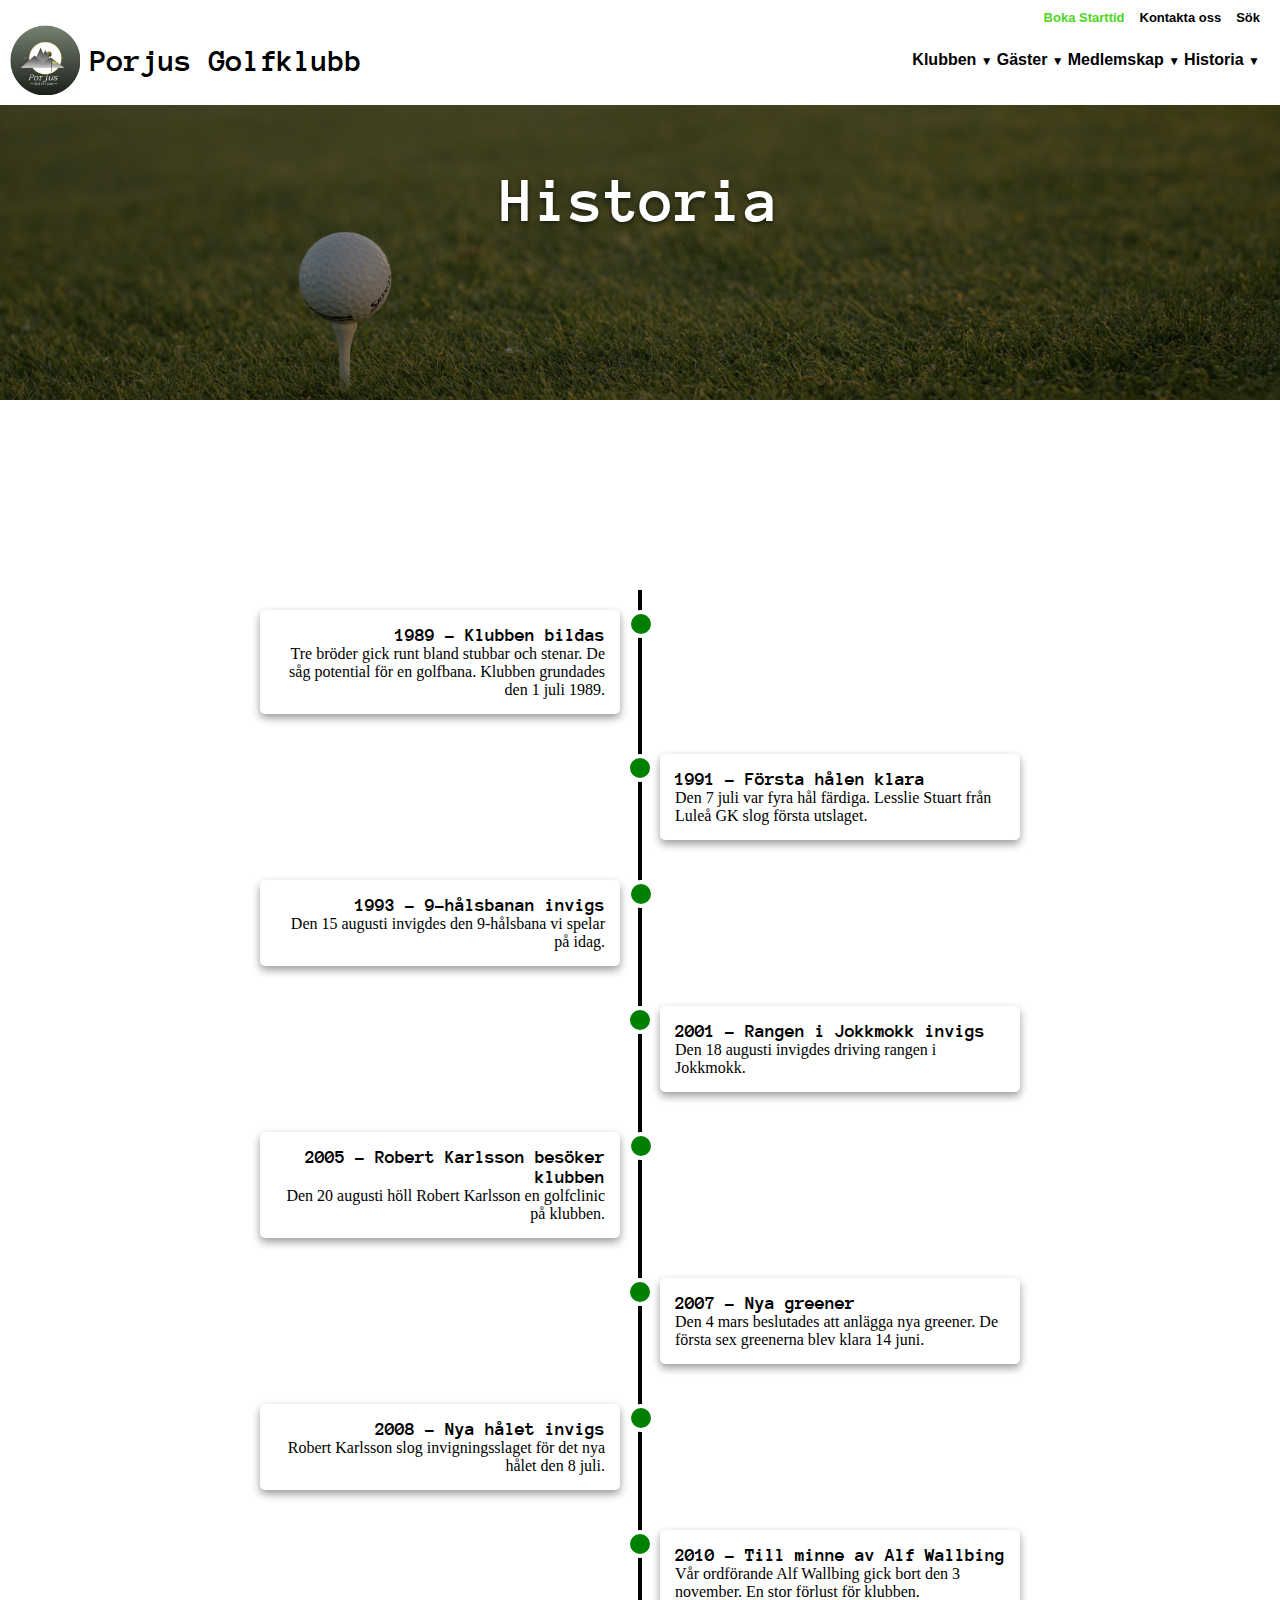
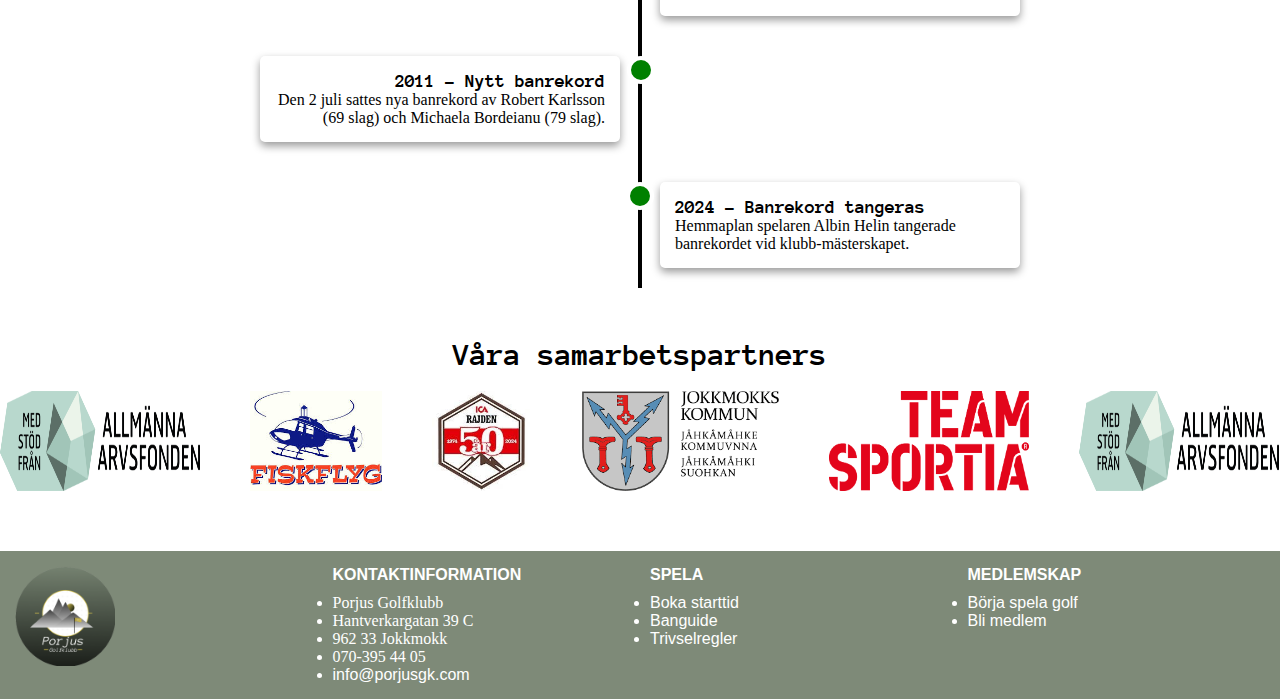
<file: html/historia.html>
<!DOCTYPE html>
<html lang="en">

<head>
	<meta charset="UTF-8">
	<meta name="viewport" content="width=device-width, initial-scale=1.0">
	<title>Document</title>
	<link rel="stylesheet" href="../assets/assets.css">
</head>


<body>

	<nav>
		<div class="navcontrol">
			<a href="" class="green">Boka Starttid </a>
			<a href="../html/kontakt.html">Kontakta oss</a>
			<a href="">Sök</a>
		</div>
		<div class="navcontainer">
			<div class="logocontainer"><img height="70" width="70" src="../assets/img/rundlogga.png" alt="bild på logga">
				<h1>
					<a href="../html/index.html">Porjus Golfklubb</a>
				</h1>
			</div>
			<div class="menu-icon" onclick="toggleMenu()">☰</div>
			<div class="navtext">

				<a href="">Klubben <span class="arrow">▼</span></a>
				<a href="">Gäster <span class="arrow">▼</span></a>
				<a href="../html/medlemskap.html">Medlemskap <span class="arrow">▼</span></a>
				<a href="../html/historia.html">Historia <span class="arrow">▼</span></a>

			</div>
		</div>
	</nav>

	<section class="historia-picture">
		<img src="../assets/img/pexels-cottonbro-6256836.jpg" alt="historia">
		<div class="picture-text">
			<h1>Historia</h1>
		</div>
	</section>


	<section class="timeline">

		<div class="timeline-container">

			<div class="timeline-event">
				<div class="timeline-content">
					<h3>1989 – Klubben bildas</h3>
					<p>Tre bröder gick runt bland stubbar och stenar. De såg potential för en golfbana. Klubben
						grundades den 1 juli 1989.</p>
				</div>
			</div>

			<div class="timeline-event">
				<div class="timeline-content">
					<h3>1991 – Första hålen klara</h3>
					<p>Den 7 juli var fyra hål färdiga. Lesslie Stuart från Luleå GK slog första utslaget.</p>
				</div>
			</div>

			<div class="timeline-event">
				<div class="timeline-content">
					<h3>1993 – 9-hålsbanan invigs</h3>
					<p>Den 15 augusti invigdes den 9-hålsbana vi spelar på idag.</p>
				</div>
			</div>

			<div class="timeline-event">
				<div class="timeline-content">
					<h3>2001 – Rangen i Jokkmokk invigs</h3>
					<p>Den 18 augusti invigdes driving rangen i Jokkmokk.</p>
				</div>
			</div>

			<div class="timeline-event">
				<div class="timeline-content">
					<h3>2005 – Robert Karlsson besöker klubben</h3>
					<p>Den 20 augusti höll Robert Karlsson en golfclinic på klubben.</p>
				</div>
			</div>

			<div class="timeline-event">
				<div class="timeline-content">
					<h3>2007 – Nya greener</h3>
					<p>Den 4 mars beslutades att anlägga nya greener. De första sex greenerna blev klara 14 juni.</p>
				</div>
			</div>

			<div class="timeline-event">
				<div class="timeline-content">
					<h3>2008 – Nya hålet invigs</h3>
					<p>Robert Karlsson slog invigningsslaget för det nya hålet den 8 juli.</p>
				</div>
			</div>

			<div class="timeline-event">
				<div class="timeline-content">
					<h3>2010 – Till minne av Alf Wallbing</h3>
					<p>Vår ordförande Alf Wallbing gick bort den 3 november. En stor förlust för klubben.</p>
				</div>
			</div>

			<div class="timeline-event">
				<div class="timeline-content">
					<h3>2011 – Nytt banrekord</h3>
					<p>Den 2 juli sattes nya banrekord av Robert Karlsson (69 slag) och Michaela Bordeianu (79 slag).
					</p>
				</div>
			</div>

			<div class="timeline-event">
				<div class="timeline-content">
					<h3>2024 – Banrekord tangeras</h3>
					<p> Hemmaplan spelaren Albin Helin tangerade banrekordet vid klubb-mästerskapet.</p>
				</div>
			</div>

		</div>
	</section>

	<div class="carousel-container">
		<h1>Våra samarbetspartners</h1>

		<div class="carousel">
			<img src="../assets/img/Med_stod_fran_Allmanna_Arvsfonden_farg_positiv-624x151.png" alt="logga på företag">
			<img src="../assets/img/nedladdning(1).jpg" alt="logga på företag">
			<img src="../assets/img/nedladdning.jpg" alt="logga på företag">
			<img src="../assets/img/nedladdning.png" alt="logga på företag">
			<img src="../assets/img/teamsportia.png" alt="logga på företag">

			<img src="../assets/img/Med_stod_fran_Allmanna_Arvsfonden_farg_positiv-624x151.png" alt="logga på företag">
			<img src="../assets/img/nedladdning(1).jpg" alt="logga på företag">
			<img src="../assets/img/nedladdning.jpg" alt="logga på företag">
			<img src="../assets/img/nedladdning.png" alt="logga på företag">
			<img src="../assets/img/teamsportia.png" alt="logga på företag">

			<img src="../assets/img/Med_stod_fran_Allmanna_Arvsfonden_farg_positiv-624x151.png" alt="logga på företag">
			<img src="../assets/img/nedladdning(1).jpg" alt="logga på företag">
			<img src="../assets/img/nedladdning.jpg" alt="logga på företag">
			<img src="../assets/img/nedladdning.png" alt="logga på företag">
			<img src="../assets/img/teamsportia.png" alt="logga på företag">

		</div>

	</div>



	<footer class="footer">
		<div class="footer-container">
			<!-- Sektion 1: Logga -->
			<div class="footer-section">
				<img height="100" width="100" src="../assets/img/rundlogga.png " alt="bild på logga ">
			</div>

			<!-- Sektion 2: Kontaktinformation -->
			<div class="footer-section">
				<h4>Kontaktinformation</h4>
				<ul>
					<li>Porjus Golfklubb</li>
					<li>Hantverkargatan 39 C</li>
					<li>962 33 Jokkmokk</li>
					<li>070-395 44 05</li>
					<li><a href="mailto:info@porjusgk.com">info@porjusgk.com</a></i>
				</ul>
			</div>

			<!-- Sektion 3: Spela -->
			<div class="footer-section">
				<h4>Spela</h4>
				<ul>
					<li><a href="#">Boka starttid</a></li>
					<li><a href="#">Banguide</a></li>
					<li><a href="#">Trivselregler</a></li>
				</ul>
			</div>

			<!-- Sektion 4: Medlemskap -->
			<div class="footer-section">
				<h4>Medlemskap</h4>
				<ul>
					<li><a href="#">Börja spela golf</a></li>
					<li><a href="../html/medlemskap.html">Bli medlem</a></li>
				</ul>
			</div>
		</div>
	</footer>

</body>

</html>
</file>
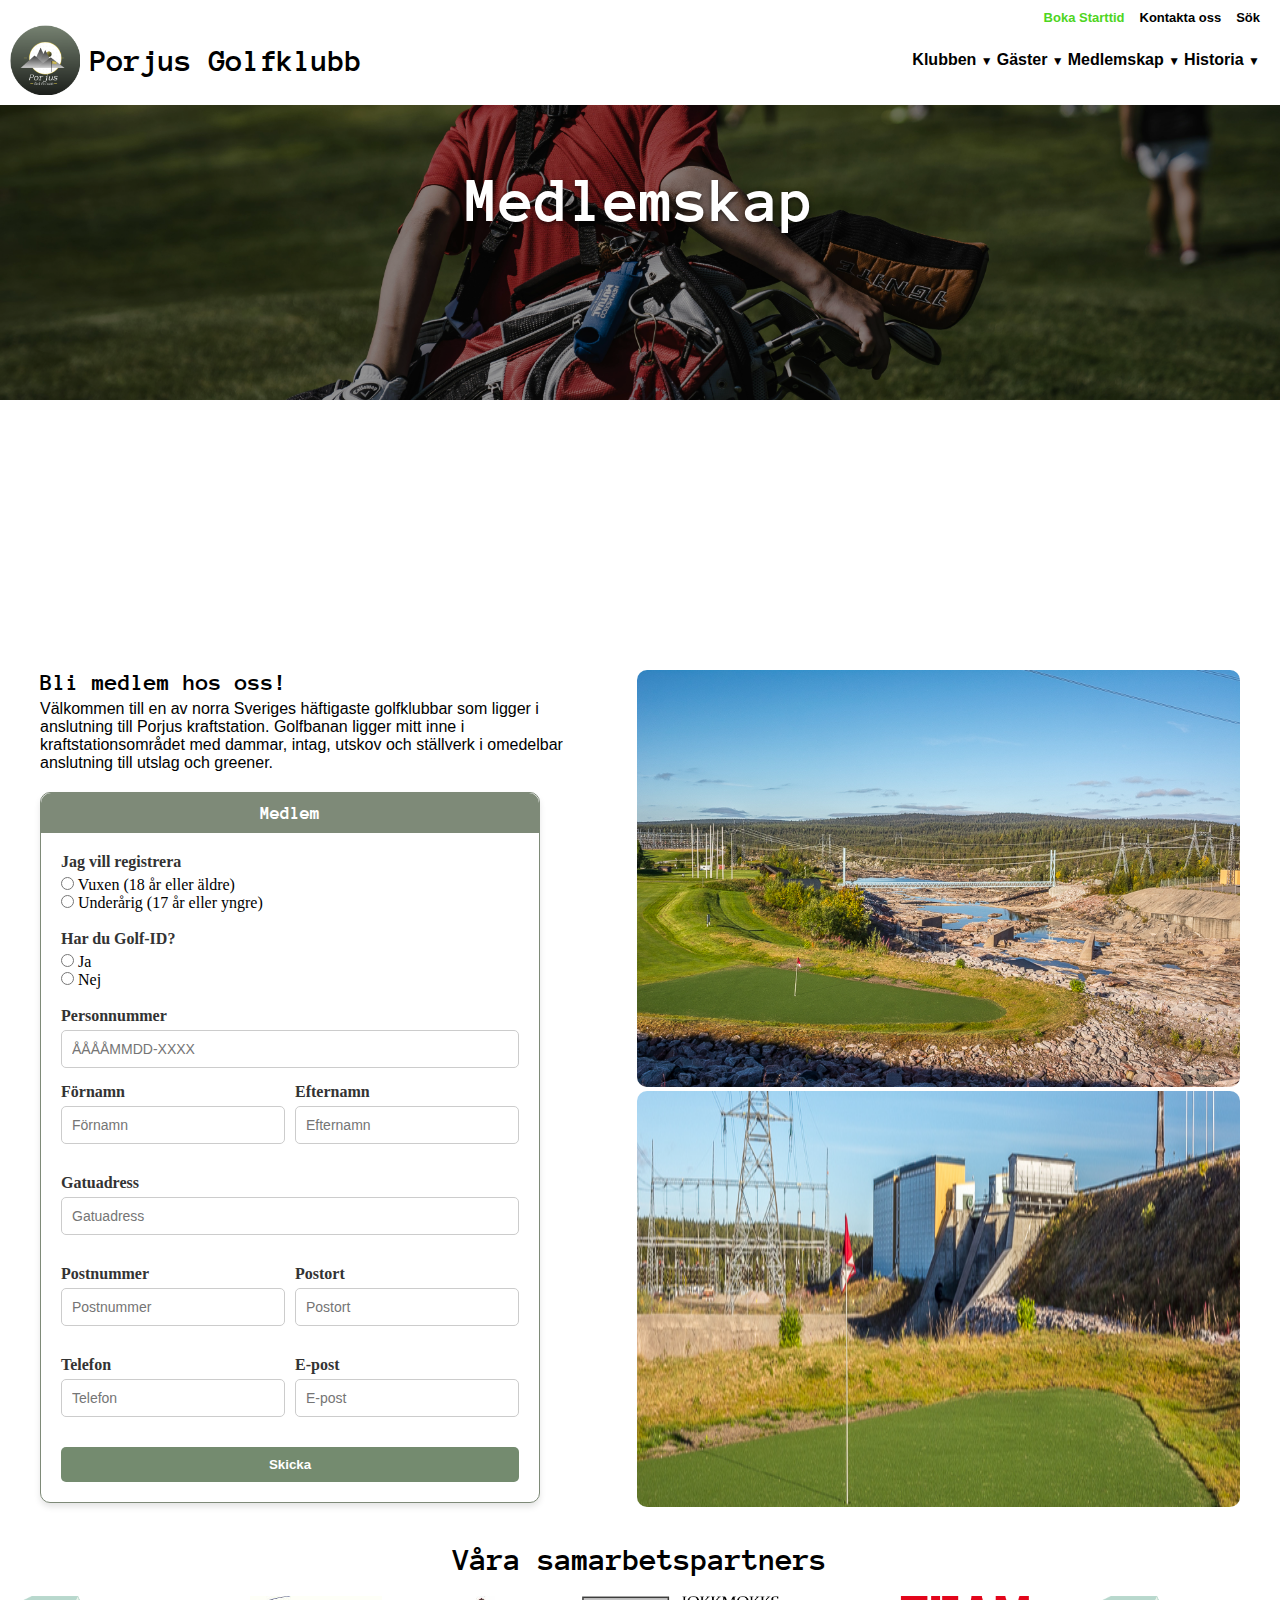
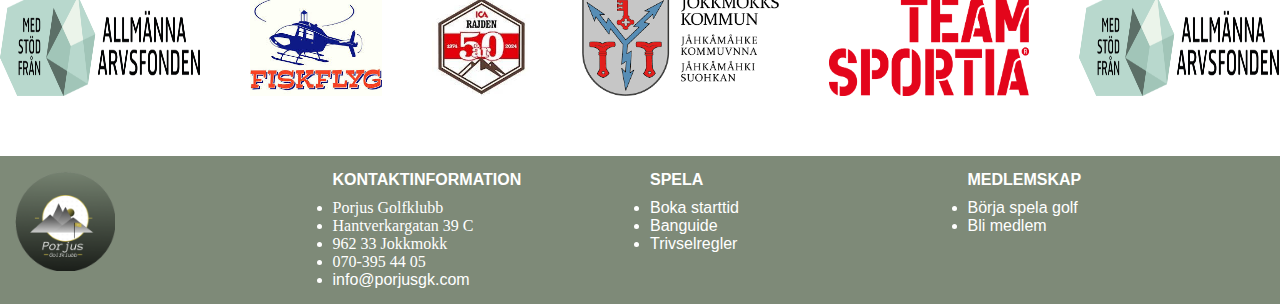
<file: html/medlemskap.html>
<!DOCTYPE html>
<html lang="en">

<head>
    <meta charset="UTF-8">
    <meta name="viewport" content="width=device-width, initial-scale=1.0">
    <link rel="stylesheet" href="../assets/assets.css">
    <title>Document</title>
</head>

<body>

    <nav>
        <div class="navcontrol">
			<a href="../html/starttid.html" class= "green">Boka Starttid </a>
			<a href="../html/kontakt.html">Kontakta oss</a>
			<a href="">Sök</a>
        </div>
        <div class="navcontainer">
            <div class="logocontainer"><img height="70" width="70" src="../assets/img/rundlogga.png" alt="bild på logga">
                <h1>
                    <a href="../html/index.html">Porjus Golfklubb</a>
                </h1>
            </div>
			<div class="menu-icon" onclick="toggleMenu()">☰</div>
            <div class="navtext">
                <a href="">Klubben <span class="arrow">▼</span></a>
                <a href="">Gäster <span class="arrow">▼</span></a>
                <a href="../html/medlemskap.html">Medlemskap <span class="arrow">▼</span></a>
                <a href="../html/historia.html">Historia <span class="arrow">▼</span></a>
            </div>
        </div>
    </nav>

    <section class="Medlem-picture">
        <img src="../assets/img/pexels-jopwell-1325681.jpg" alt="Medlemskap">
        <div class="picture-text">
            <h1>Medlemskap</h1>
        </div>
    </section>

    <div class="spacer"></div>

    <section class="membership-section">
        
        <div class="membership-content">
            <div class="membership-text">
                <h2>Bli medlem hos oss!</h2>
                <a>
                    Välkommen till en av norra Sveriges häftigaste golfklubbar som ligger i anslutning till Porjus
                    kraftstation. Golfbanan ligger mitt inne i kraftstationsområdet med dammar, intag, utskov och
                    ställverk i omedelbar anslutning till utslag och greener.
				</a>
            </div>

            
            <div class="membership-form">
                <h3>Medlem</h3>
                <form>
                    <label>Jag vill registrera</label>
                    <input type="radio" name="age" value="adult"> Vuxen (18 år eller äldre)<br>
                    <input type="radio" name="age" value="youth"> Underårig (17 år eller yngre)<br><br>

                    <label>Har du Golf-ID?</label>
                    <input type="radio" name="golfid" value="yes"> Ja<br>
                    <input type="radio" name="golfid" value="no"> Nej<br><br>

                    <label>Personnummer</label>
                    <input type="text" name="personnummer" placeholder="ÅÅÅÅMMDD-XXXX"><br>

                    <div class="form-row">
                        <div>
                            <label>Förnamn</label>
                            <input type="text" name="firstname" placeholder="Förnamn">
                        </div>
                        <div>
                            <label>Efternamn</label>
                            <input type="text" name="lastname" placeholder="Efternamn">
                        </div>
                    </div>

                    <div class="form-row">
                        <div>
                            <label>Gatuadress</label>
                            <input type="text" name="address" placeholder="Gatuadress">
                        </div>
                    </div>

                    <div class="form-row">
                        <div>
                            <label>Postnummer</label>
                            <input type="text" name="postcode" placeholder="Postnummer">
                        </div>
                        <div>
                            <label>Postort</label>
                            <input type="text" name="city" placeholder="Postort">
                        </div>
                    </div>

                    <div class="form-row">
                        <div>
                            <label>Telefon</label>
                            <input type="text" name="phone" placeholder="Telefon">
                        </div>
                        <div>
                            <label>E-post</label>
                            <input type="email" name="email" placeholder="E-post">
                        </div>
                    </div>

                    <button type="submit">Skicka</button>
                </form>
            </div>
        </div>

        <!-- Högerkolumn: Bilder -->
        <div class="membership-picture">
            <img src="../assets/img/Porjus-GK-4.jpg" alt="Golfbana">
            <img src="../assets/img/cropped-Green-8-.png" alt="Kraftstation">
        </div>
    </section>

	<div class="carousel-container">
		<h1>Våra samarbetspartners</h1>

		<div class="carousel">
			<img src="../assets/img/Med_stod_fran_Allmanna_Arvsfonden_farg_positiv-624x151.png" alt="logga på företag">
			<img src="../assets/img/nedladdning(1).jpg" alt="logga på företag">
			<img src="../assets/img/nedladdning.jpg" alt="logga på företag">
			<img src="../assets/img/nedladdning.png" alt="logga på företag">
			<img src="../assets/img/teamsportia.png" alt="logga på företag">

			<img src="../assets/img/Med_stod_fran_Allmanna_Arvsfonden_farg_positiv-624x151.png" alt="logga på företag">
			<img src="../assets/img/nedladdning(1).jpg" alt="logga på företag">
			<img src="../assets/img/nedladdning.jpg" alt="logga på företag">
			<img src="../assets/img/nedladdning.png" alt="logga på företag">
			<img src="../assets/img/teamsportia.png" alt="logga på företag">

			<img src="../assets/img/Med_stod_fran_Allmanna_Arvsfonden_farg_positiv-624x151.png" alt="logga på företag">
			<img src="../assets/img/nedladdning(1).jpg" alt="logga på företag">
			<img src="../assets/img/nedladdning.jpg" alt="logga på företag">
			<img src="../assets/img/nedladdning.png" alt="logga på företag">
			<img src="../assets/img/teamsportia.png" alt="logga på företag">

		</div>
	
	</div>

 
    <footer class="footer">
		<div class="footer-container">
			<!-- Sektion 1: Logga -->
			<div class="footer-section">
				<img height="100" width="100" src="../assets/img/rundlogga.png " alt="bild på logga ">
			</div>

			<!-- Sektion 2: Kontaktinformation -->
			<div class="footer-section">
				<h4>Kontaktinformation</h4>
				<ul>
					<li>Porjus Golfklubb</li>
					<li>Hantverkargatan 39 C</li>
					<li>962 33 Jokkmokk</li>
					<li>070-395 44 05</li>
					<li><a href="mailto:info@porjusgk.com">info@porjusgk.com</a></i>
				</ul>
			</div>

			<!-- Sektion 3: Spela -->
			<div class="footer-section">
				<h4>Spela</h4>
				<ul>
					<li><a href="#">Boka starttid</a></li>
					<li><a href="#">Banguide</a></li>
					<li><a href="#">Trivselregler</a></li>
				</ul>
			</div>

			<!-- Sektion 4: Medlemskap -->
			<div class="footer-section">
				<h4>Medlemskap</h4>
				<ul>
					<li><a href="#">Börja spela golf</a></li>
					<li><a href="../html/medlemskap.html">Bli medlem</a></li>
				</ul>
			</div>
		</div>
	</footer>

</body>

</html>
</file>
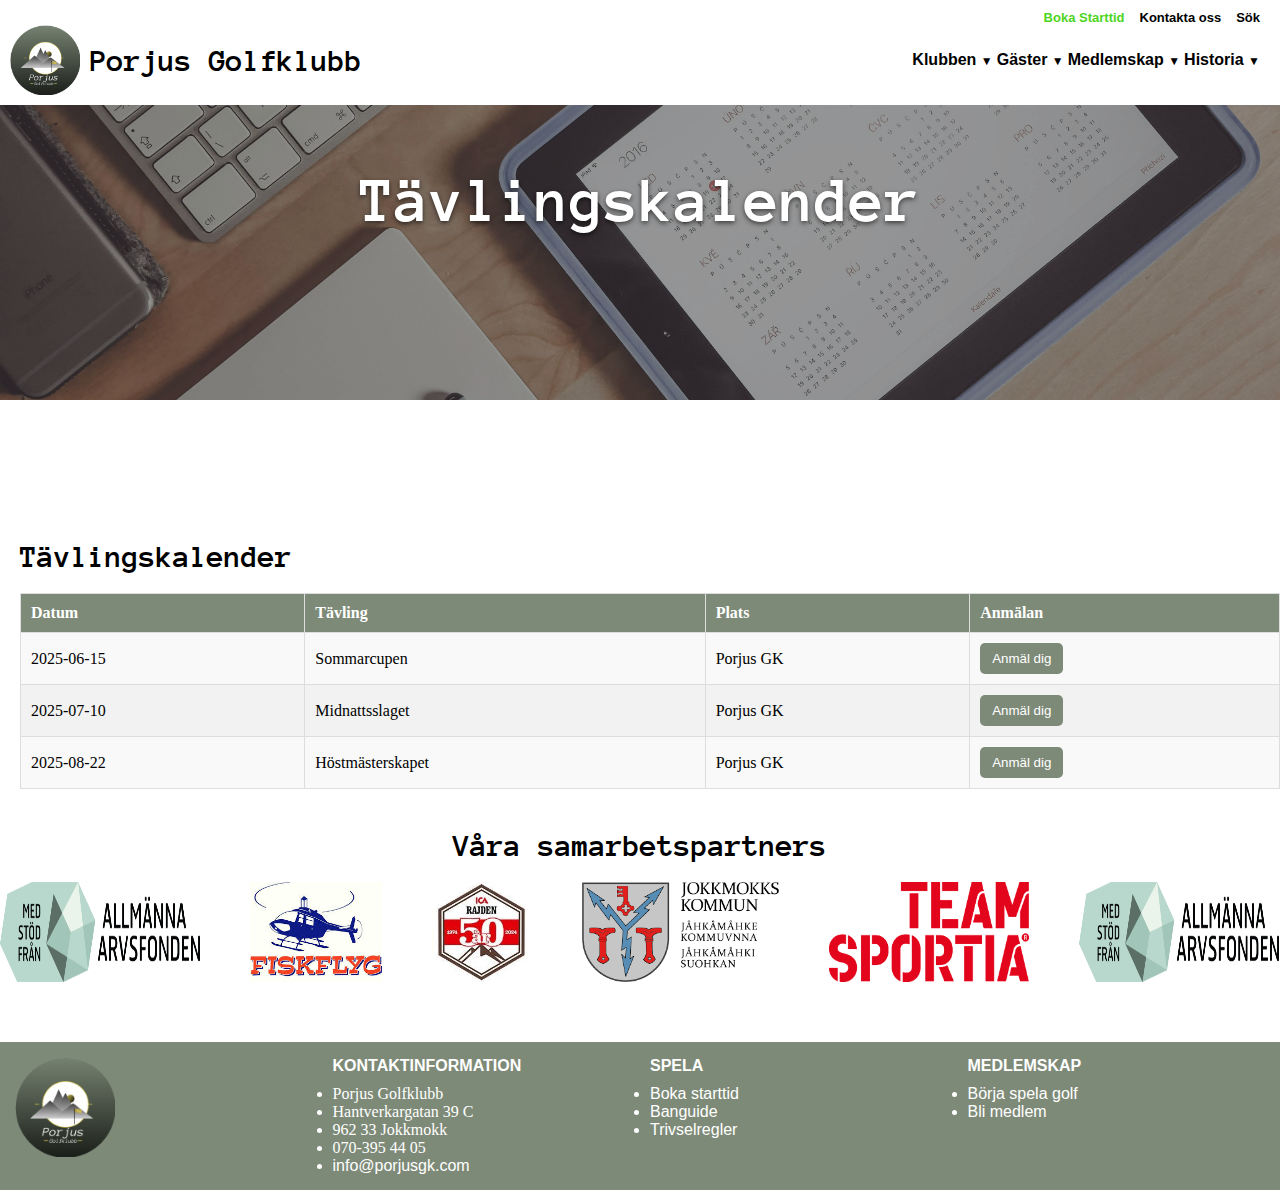
<file: html/tävling.html>
<!DOCTYPE html>
<html lang="en">

<head>
	<meta charset="UTF-8">
	<meta name="viewport" content="width=device-width, initial-scale=1.0">
	<link rel="stylesheet" href="../assets/assets.css">
	<title>Document</title>
</head>

<body>

	<nav>
		<div class="navcontrol">
			<a href="../html/starttid.html" class="green">Boka Starttid </a>
			<a href="../html/kontakt.html">Kontakta oss</a>
			<a href="">Sök</a>
		</div>
		<div class="navcontainer">
			<div class="logocontainer"><img height="70" width="70" src="../assets/img/rundlogga.png" alt="bild på logga">
				<h1>
					<a href="../html/index.html">Porjus Golfklubb</a>
				</h1>
			</div>
			<div class="menu-icon" onclick="toggleMenu()">☰</div>
			<div class="navtext">

				<a href="">Klubben <span class="arrow">▼</span></a>
				<a href="">Gäster <span class="arrow">▼</span></a>
				<a href="../html/medlemskap.html">Medlemskap <span class="arrow">▼</span></a>
				<a href="../html/historia.html">Historia <span class="arrow">▼</span></a>

			</div>
		</div>
	</nav>

	<section class="tävling-picture">
		<img src="../assets/img/pexels-picjumbo-com-55570-196650.jpg" alt="bakgrundsbild">
		<div class="picture-text">
			<h1>Tävlingskalender</h1>
		</div>
	</section>

	<div class="tävling-spacer"></div>


	<div class="table-container">
		<div class="tävling-text">
			<h1>Tävlingskalender</h1>
		</div>
		<table>
			<thead>
				<tr>
					<th>Datum</th>
					<th>Tävling</th>
					<th>Plats</th>
					<th>Anmälan</th>
				</tr>
			</thead>
			<tbody>
				<tr>
					<td>2025-06-15</td>
					<td>Sommarcupen</td>
					<td>Porjus GK</td>
					<td><button onclick="anmalan('Sommarcupen')">Anmäl dig</button></td>
				</tr>
				<tr>
					<td>2025-07-10</td>
					<td>Midnattsslaget</td>
					<td>Porjus GK</td>
					<td><button onclick="anmalan('Midnattsslaget')">Anmäl dig</button></td>
				</tr>
				<tr>
					<td>2025-08-22</td>
					<td>Höstmästerskapet</td>
					<td>Porjus GK</td>
					<td><button onclick="anmalan('Höstmästerskapet')">Anmäl dig</button></td>
				</tr>
			</tbody>
		</table>
	</div>



	<div class="carousel-container">
		<h1>Våra samarbetspartners</h1>

		<div class="carousel">
			<img src="../assets/img/Med_stod_fran_Allmanna_Arvsfonden_farg_positiv-624x151.png" alt="logga på företag">
			<img src="../assets/img/nedladdning(1).jpg" alt="logga på företag">
			<img src="../assets/img/nedladdning.jpg" alt="logga på företag">
			<img src="../assets/img/nedladdning.png" alt="logga på företag">
			<img src="../assets/img/teamsportia.png" alt="logga på företag">

			<img src="../assets/img/Med_stod_fran_Allmanna_Arvsfonden_farg_positiv-624x151.png" alt="logga på företag">
			<img src="../assets/img/nedladdning(1).jpg" alt="logga på företag">
			<img src="../assets/img/nedladdning.jpg" alt="logga på företag">
			<img src="../assets/img/nedladdning.png" alt="logga på företag">
			<img src="../assets/img/teamsportia.png" alt="logga på företag">

			<img src="../assets/img/Med_stod_fran_Allmanna_Arvsfonden_farg_positiv-624x151.png" alt="logga på företag">
			<img src="../assets/img/nedladdning(1).jpg" alt="logga på företag">
			<img src="../assets/img/nedladdning.jpg" alt="logga på företag">
			<img src="../assets/img/nedladdning.png" alt="logga på företag">
			<img src="../assets/img/teamsportia.png" alt="logga på företag">

		</div>

	</div>


	<footer class="footer">
		<div class="footer-container">
			<!-- Sektion 1: Logga -->
			<div class="footer-section">
				<img height="100" width="100" src="../assets/img/rundlogga.png " alt="bild på logga ">
			</div>

			<!-- Sektion 2: Kontaktinformation -->
			<div class="footer-section">
				<h4>Kontaktinformation</h4>
				<ul>
					<li>Porjus Golfklubb</li>
					<li>Hantverkargatan 39 C</li>
					<li>962 33 Jokkmokk</li>
					<li>070-395 44 05</li>
					<li><a href="mailto:info@porjusgk.com">info@porjusgk.com</a></i>
				</ul>
			</div>

			<!-- Sektion 3: Spela -->
			<div class="footer-section">
				<h4>Spela</h4>
				<ul>
					<li><a href="#">Boka starttid</a></li>
					<li><a href="#">Banguide</a></li>
					<li><a href="#">Trivselregler</a></li>
				</ul>
			</div>

			<!-- Sektion 4: Medlemskap -->
			<div class="footer-section">
				<h4>Medlemskap</h4>
				<ul>
					<li><a href="#">Börja spela golf</a></li>
					<li><a href="../html/medlemskap.html">Bli medlem</a></li>
				</ul>
			</div>
		</div>
	</footer>

</body>

</html>
</file>
<file: assets/assets.css>
@import url('https://fonts.googleapis.com/css2?family=Anonymous+Pro:ital,wght@0,400;0,700;1,400;1,700&display=swap');

/*
Gemensamt
*/
* {
    margin: 0;
    padding: 0;
    box-sizing: border-box;
}

html, body {
    max-width: 100%;
    overflow-x: hidden;
}

img, video, iframe {
    max-width: 100%;
    height: auto;
}

h1{
	font-family: "Anonymous Pro", serif;
	font-weight: 700;
	
}

h1 a{
	font-family: "Anonymous Pro", serif;
	font-weight: 700;
	

}
h2{
	font-family: "Anonymous Pro", serif;
}
h3{
	font-family: "Anonymous Pro", serif;
}

a{
	font-family: 'Segoe UI', Tahoma, Geneva, Verdana, sans-serif;
}

/*
navbar
*/

nav {
    position: fixed; 
    top: 0; 
    width: 100%; 
    background-color: white; 
    z-index: 1000; 
    padding: 10px 0;
}

.navcontrol {
    display: flex; 
    justify-content: flex-end; 
    gap: 15px; 
    padding-right: 20px; 
	font-size: small;
}
.navcontrol a {
    text-decoration: none; 
    color: black; 
    font-weight: bold;
}
.green{
	color: #4ED521!important;
}
.navcontainer {
	display: flex;
	flex-wrap: wrap;
	justify-content: space-between;
	align-items: center;
	padding-right: 20px;
	
}
.navcontainer a{
	text-decoration: none; 
    color: black; 
    font-weight: bold;
}
.logocontainer {
	display: flex;
	flex-wrap: wrap;
	align-items: center;
	padding-left: 10px;
	gap: 10px;
}
.menu-icon{
	display: none;
	font-size: 25px;
    color: black;
    cursor: pointer;
	background-color: #7E8A78;
	border-radius: 3px;
}
.arrow {
    font-size: 12px;
}


/*
footer
*/

.footer {
    background-color: #7E8A78;
    color: white; 
    padding: 5px;	

}

.footer-container {
    display: flex;
    justify-content: space-between; 
    flex-wrap: wrap; 
    max-width: 100%;
    
}

.footer-section {
    flex: 1;
    min-width: 200px; 
    margin: 10px;
	
}

.footer-section h4 {
	font-family: 'Segoe UI', Tahoma, Geneva, Verdana, sans-serif;
    margin-bottom: 10px;
    font-size: 16px;
    text-transform: uppercase;
}

.footer-section p {
    margin: 5px 0;
}

.footer-section a {
    color: white;
    text-decoration: none;
}

.footer-section a:hover {
    text-decoration: underline;
}

/*
samarbetspartners
*/
.carousel-container {
    display: flex;
    flex-direction: column;
    align-items: center;
    justify-content: center;
    position: relative; 
    margin: auto;
    background-color: #ffffff;
    padding-bottom: 60px; 
}

.carousel h1 {
    
    text-align: center;  
    padding-bottom: 30px;  
    z-index: 2;  
	margin-bottom: 20px;
}

.carousel {
    display: flex;      
    gap: 50px; 
	margin-top: 20px;
	animation: marquee 20s linear infinite;
}

.carousel img {
    width: 200px;
	height: 100px;   
}

@keyframes marquee {
	0% {transform: translateX(0);}
	100% {transform: translateX(-50%);}
}


/*
startsida
*/


.video-container {
    position: fixed;
    width: 100%;
    height: 100vh; 
	z-index: -1;
    
}

.background-video {
    width: 100%;
    height: 100%;
    object-fit: cover; 
}

.video-overlay {
	position: fixed;
    top: 0;
    width: 100%;
    height: 100%;
    background: rgba(0, 0, 0, 0.5); /* Gör videon mörkare */
}

.video-text h1 {
    position: absolute;
    top: 50%; 
    left: 50%;
    transform: translate(-50%, -50%); 
    color: white; 
    text-shadow: 0 2px 5px rgba(0, 0, 0, 0.6); 
    font-size: 2rem; 
    font-weight: bold;
    text-align: center;
}

.video-text a{
	position: absolute;
    top: 50%; 
    left: 50%;
    transform: translate(-50%, -50%); 
    color: white; 
    text-shadow: 0 2px 5px rgba(0, 0, 0, 0.6); 
    font-size: 1rem; 
    font-weight: bold;
    text-align: center;
	margin-top: 30px;

}



.spacer {
    height: 100vh; 
    background-color: transparent; 
}




.golf-section {
    padding: 40px 20px; /* Utrymme runt hela sektionen */
    background-color: #ffffff; /* Ljus bakgrund */
}

.golf-container {
    display: flex;
    justify-content: space-around;
    margin-bottom: 60px; /* Avstånd mellan översta raden och highlight */
}

.golf-item {
    text-align: center;
    flex: 1;
    margin: 0px; /* Avstånd mellan ikonerna */
}

.golf-icon {
    width: 50px ;
    height: 50px;
	margin: 10px;
     /* Avstånd mellan ikon och rubrik */
}

.golf-item h2 {
	font-family: "Anonymous Pro", serif;
    font-size: 20px;
    margin-bottom: 10px;
	
}

.golf-item a {
    color: black;
    text-decoration: none;
    font-size: 16px;
}

.golf-item a:hover {
    text-decoration: underline;
}

.golf-highlight {
    display: flex;
    align-items: center;
    justify-content: space-between;
    background-color: #748b6f; /* Grön bakgrund */
    color: white; /* Vit text */
    padding: 20px;
    border-radius: 10px; /* Rundade hörn */
}

.golf-highlight-text {
    flex: 1;
    margin-right: 20px; /* Avstånd mellan text och bild */
}

.golf-highlight-text h2 {
	font-family: "Anonymous Pro", serif;
    font-size: 24px;
    margin-bottom: 10px;
}

.golf-highlight-text p {
    margin-bottom: 10px;
}

.golf-button {
    background-color: white;
    color: #748b6f;
    border: none;
    padding: 10px 20px;
    font-size: 16px;
    border-radius: 5px;
    cursor: pointer;
	
}

.golf-button:hover {
    background-color: #5c735b;
    color: white;
}

.golf-highlight-image {
    flex: 1;
    max-width: 50%; /* Bilden tar max halva utrymmet */
}

.golf-highlight-image img {
    width: 100%;
    border-radius: 10px; /* Rundade hörn för bilden */
}

/*
Medlemskaps sida
*/

.Medlem-picture {
    position: absolute;
    height: 400px; 
    width: 100%; 
    overflow: hidden; 
   
}

.Medlem-picture img {
    width: 100%; 
    height: 100%; 
    object-fit: cover; 
	 filter: brightness(0.6);
}


.picture-text {
    position: absolute;
    top: 50%; 
    left: 50%;
    transform: translate(-50%, -50%); 
    color: white; 
    text-shadow: 0 2px 5px rgba(0, 0, 0, 0.6); 
    font-size: 2rem; 
    font-weight: bold;
    text-align: center;
}

.spacer {
    height: 70vh; 
    background-color: transparent; 
}


.membership-section {
    display: flex; 
    justify-content: space-between; 
    gap: 30px; 
	padding: 40px;
}

.membership-text h2 {
    margin-bottom: 5px;  
}

.membership-text a {
    
	margin-bottom: 20px;
}


.membership-right {
    flex: 1; 
    display: flex;
    flex-direction: column; 
		
}

.membership-picture img {
    width: 100%; 
    height: 50%; 
	border-radius: 10px;
}

.membership-form {
    background-color: #ffffff;
    padding: 20px;
    border-radius: 10px;
    box-shadow: 0 4px 6px rgba(0, 0, 0, 0.1);
    border: 1px solid #7E8A78;
    max-width: 500px;
	margin-top: 20px;
}

.membership-form input[type="text"],
.membership-form input[type="email"] {
    width: 100%;
    padding: 10px;
    margin-bottom: 15px;
    border: 1px solid #ccc;
    border-radius: 5px;
    font-size: 14px;
}

.membership-form .form-row {
    display: flex;
    gap: 10px;
    margin-bottom: 15px;
}

.membership-form .form-row div {
    flex: 1;
}

.membership-form h3 {
    background-color: #7E8A78;
    color: white;
    padding: 10px;
    border-radius: 10px 10px 0 0;
    margin: -20px -20px 20px -20px;
    text-align: center;
}

.membership-form label {
    font-weight: bold;
    margin-bottom: 5px;
    display: block;
    color: #333;
}



.membership-form button {
    display: block;
    width: 100%;
    padding: 10px;
    background-color: #748b6f;
    color: white;
    font-weight: bold;
    border: none;
    border-radius: 5px;
    cursor: pointer;
    margin-top: 10px;
}

.membership-form button:hover {
    background-color: #92a98c;
}


/*
historia
*/

.historia-picture {
    position: absolute;
    height: 400px; 
    width: 100%; 
    overflow: hidden;  
}



.historia-picture img {
    width: 100%; 
    height: 100%; 
    object-fit: cover; 
	filter: brightness(0.6);
	margin-bottom: 10px;
}

.timeline {
    width: 80%;
    margin: auto;
    padding: 50px 0;
    position: relative;
	margin-top: 60vh;
}


.timeline-container {
    position: relative;
    max-width: 800px;
    margin: auto;
}

.timeline-event {
    position: relative;
    padding: 20px;
    width: 50%;
}


.timeline-event:nth-child(odd) {
    text-align: right;
    left: 0;
}

.timeline-event:nth-child(even) {
    text-align: left;
    left: 50%;
}


.timeline-event::before {
    content: "";
    position: absolute;
    top: 20px;
    width: 20px;
    height: 20px;
    background-color:rgba(0, 128, 0, 100);
    border-radius: 50%;
    border: 4px solid white;
	
}

/* Justera punkterna */
.timeline-event:nth-child(odd):before {
    right: -15px;
}

.timeline-event:nth-child(even):before {
    left: -14px;
}

/* Linjen i mitten */
.timeline-container:before {
    content: "";
    position: absolute;
    top: 0;
    left: 50%;
    width: 4px;
    height: 100%;
    background-color:black;
    transform: translateX(-50%);
}

/* Stil för innehåll */
.timeline-content {
    background: white;
    padding: 15px;
    border-radius: 5px;
    box-shadow: 0px 4px 8px rgba(0, 0, 0, 0.4);
}

/*
Konakta oss
*/
.kontakt-picture {
    position: absolute;
    height: 400px; 
    width: 100%; 
    overflow: hidden; 
   margin-bottom: 10px;
}

.kontakt-picture img {
    width: 100%; 
    height: 100%; 
    object-fit: cover; 
	filter: brightness(0.8);
	
}

.kontakt-spacer{
	height: 60vh;
}

.kontakt-container {
	display: grid;
	grid-template-columns: 4fr 4fr; 
	grid-template-rows: 4fr 4fr; 
	gap: 25px; 
	width: 100%;
	 
	padding: 40px;
}

.box {
	background: white;
	padding: 20px;
	border-radius: 8px;
	box-shadow: 0 2px 8px rgba(0, 0, 0, 0.1);
}

.box h2, .box a{
	margin-bottom: 5px;
}

/*
Starttid
*/

.starttid-picture {
    position: absolute;
    height: 400px; 
    width: 100%; 
    overflow: hidden; 
   
}

.starttid-picture img {
    width: 100%; 
    height: 100%; 
    object-fit: cover; 
	filter: brightness(0.6);
}



.starttid-spacer{
	height: 60vh;
}

.calendar-section {
  	display: flex; 
	margin-top: 10px;
	justify-content: space-between;
	margin-bottom: 40px;
	background-color: #ffffff;
	padding-right: 30px;
	
	
}

.bokning-inf h2{
	margin-top: 10px;
}

.bokning-inf {
	padding-left: 20px;

}

.container {
    max-width: 50%;
    margin: 20px;
}

input[type="date"] {
    font-size: 18px;
    padding: 8px;
    margin-bottom: 20px;
    border-radius: 5px;
    border: 1px solid #ccc;
}

.times {
    display: flex;
    flex-wrap: wrap;
    gap: 10px;
    justify-content: center;
}

.time-slot {
    padding: 10px 15px;
    border: 1px solid transparent;
    background-color: #7E8A78;
    cursor: pointer;
    border-radius: 5px;
    transition: all 0.5s ease-in-out;
	color: white;
	margin-bottom: 5px;
}

.container h3{
	margin-top: 10px;
	margin-bottom: 10px;
}

.container h2{
	margin-bottom: 10px;
}

.time-slot:hover {
    opacity: 0.6;;
    color: white;
	
}

/*
tävling
*/

.tävling-picture {
    position: absolute;
    height: 400px; 
    width: 100%; 
    overflow: hidden; 
   
}

.tävling-text h1{
	margin-bottom: 20px;
}

.tävling-picture img {
    width: 100%; 
    height: 100%; 
    object-fit: cover; 
	filter: brightness(0.6);
}
.tävling-spacer{
	height: 60vh;

}
.table-container {
    width: 100%;
    overflow-x: auto;
	padding-left: 20px;  
}

table {
    width: 100%;
    border-collapse: collapse;
    background-color: #f9f9f9;
    margin-bottom: 40px;
}

th, td {
    border: 1px solid #ddd;
    padding: 10px;
    text-align: left;
}

th {
    background-color: #7E8A78;
    color: white;
}

tr:nth-child(even) {
    background-color: #f2f2f2;
}

button {
    background-color: #7E8A78;
    color: white;
    border: none;
    padding: 8px 12px;
    cursor: pointer;
    border-radius: 5px;
    transition: 0.3s;
}

button:hover {
    background-color: #92a98c;
}

/* RESPONSIV DESIGN */
@media screen and (max-width: 500px) {
    .table-container {
        overflow-x: auto; 
        display: block;
        padding: 0 10px;
    }

    table {
        min-width: 450px; /* Förhindrar att tabellen kläms ihop */
    }

    th, td {
        padding: 8px;
        font-size: 14px; /* Gör texten lite mindre på små skärmar */
    }

    button {
        padding: 6px 10px;
        font-size: 12px;
    }
}

/*
resposnivitet
*/
@media screen and (max-width: 500px) {
	/*
	navbar
	*/

    .navtext {
        display: none; 
        flex-direction: column;
        position: absolute;
        top: 60px;
        right: 0;
        width: 200px;
        padding: 10px;
    }

    .navtext.show { 
        display: flex;
    }

    .menu-icon {
        display: block; 
    }

	.membership-picture{
		display: none;
	}

	/*
	video startsida
	*/
	.video-text a{
		font-size: 0.5rem;
	}

	.video-text h1{
		font-size: 1rem;
	}

	.video-container{
		height: 50vh
	}

	.spacer{
		height: 50vh;
	}

	/*
	golf-container
	*/
	.golf-item {
		text-align: center;
		flex: 1;
		margin: 0px; /* Avstånd mellan ikonerna */
	}
	
	.golf-icon {
		width: 20px ;
		height: 20px;
		margin: 3px;
		 
	}
	
	.golf-item h2 {
		font-family: "Anonymous Pro", serif;
		font-size: 15px;
		margin-bottom: 15px;
		
	}

	.golf-item a {
		color: black;
		text-decoration: none;
		font-size: 10px;
	}

	/*
	carousel-
	*/

	.carousel-container{
		padding: 30px;
		text-align: center;
	}
	.carousel-container h1 {
    
		text-align: center;  
		padding-bottom:  15px;  
		z-index: 2;  
		
		font-size: 20px;
	}
	
	.carousel {
		display: flex;      
		gap: 50px; 
		margin-top: 20px;
		animation: marquee 15s linear infinite;
	}
	
	.carousel img {
		width: 70px;
		height: 50px;   
	}

	/*
	startid-sida
	*/
	.calendar-section{
		flex-direction: column;
	}

	.starttid-spacer{
		height: 50vh;
	}

	/*
	kontakt-sida
	*/

	.kontakt-container{
		grid-template-columns:repeat(1, 1fr);

	}
	.kontakt-spacer{
		height: 50vh;
	}

	/*
	Tävlings-kalender sida
	*/
	.picture-text h1{
		font-size: 2rem;
	}

	.tävling-spacer{
		height: 50vh;
		
	}

	.table-container {
        overflow-x: auto; 
        display: block;
        padding: 0 10px;
    }

    table {
        min-width: 450px; 
    }

    th, td {
        padding: 8px;
        font-size: 14px;
	} 

    button {
        padding: 6px 10px;
        font-size: 12px;
    }
}
</file>
